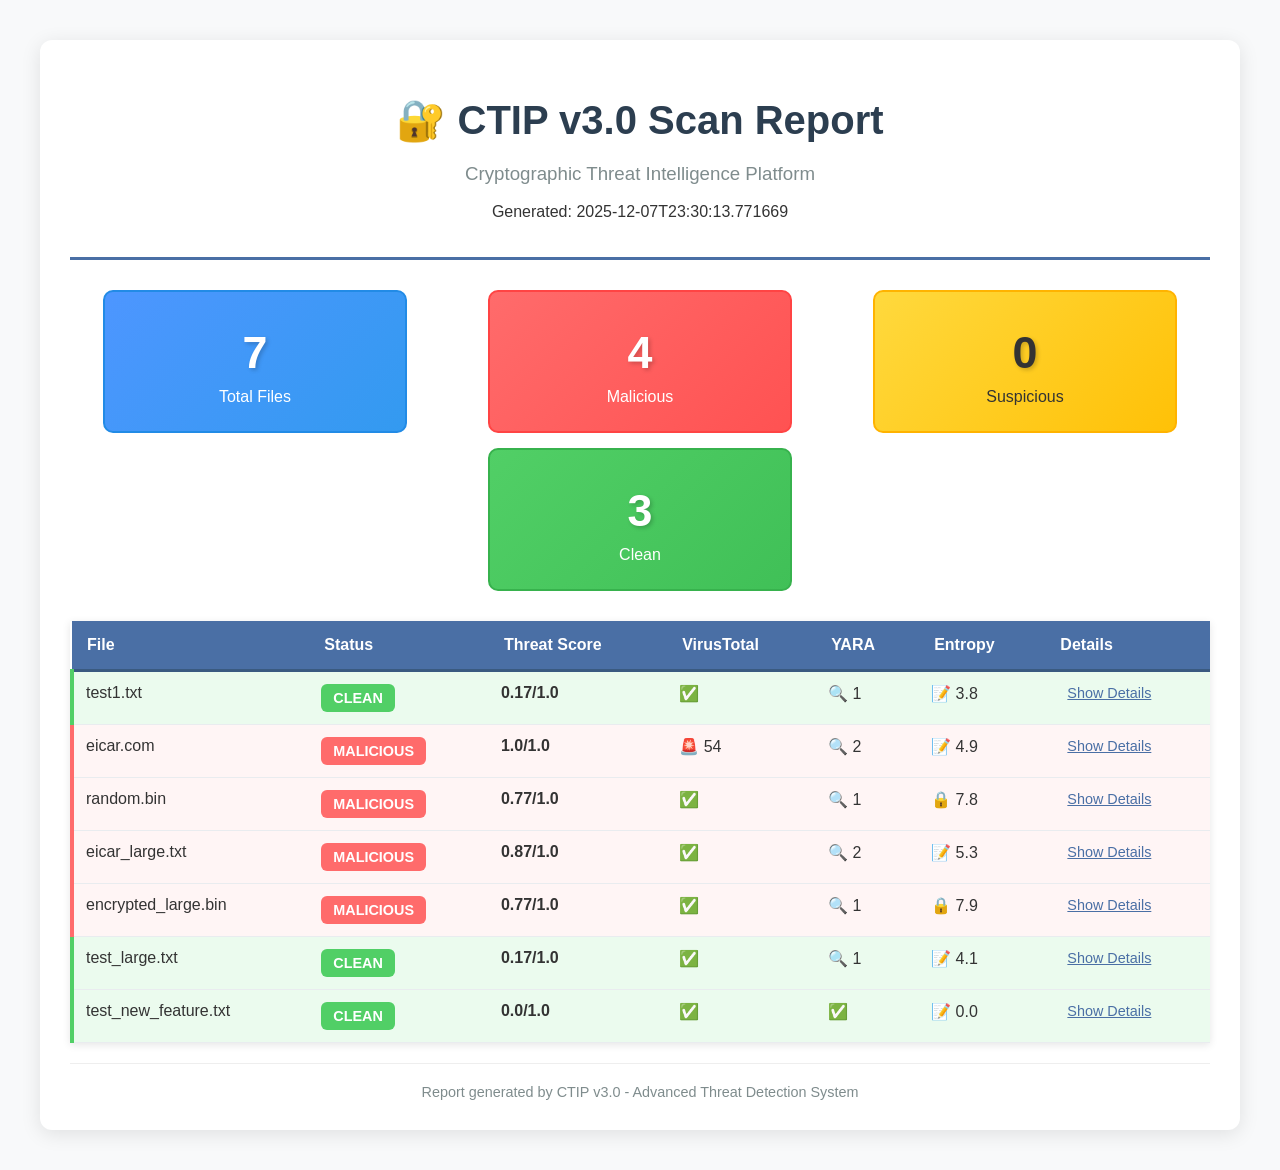
<file: outputs/report.html>
<!DOCTYPE html>
<html>
<head>
    <meta charset="UTF-8">
    <title>CTIP v3.0 Scan Report</title>
    <style>
        body { 
            font-family: 'Segoe UI', Arial, sans-serif; 
            margin: 40px; 
            background: #f8f9fa; 
            color: #333;
        }
        .container { 
            background: white; 
            padding: 30px; 
            border-radius: 12px; 
            box-shadow: 0 4px 20px rgba(0,0,0,0.1);
            max-width: 1200px;
            margin: 0 auto;
        }
        .header { 
            text-align: center; 
            margin-bottom: 30px; 
            border-bottom: 3px solid #4a6fa5; 
            padding-bottom: 20px; 
        }
        .header h1 { 
            color: #2c3e50; 
            margin-bottom: 10px;
            font-size: 2.5em;
        }
        .header h3 { 
            color: #7f8c8d; 
            font-weight: normal;
        }
        .summary { 
            display: flex; 
            justify-content: space-around; 
            margin: 30px 0; 
            flex-wrap: wrap;
            gap: 15px;
        }
        .summary-box { 
            text-align: center; 
            padding: 25px; 
            border-radius: 10px; 
            width: 22%; 
            min-width: 200px;
            transition: transform 0.3s ease;
        }
        .summary-box:hover { 
            transform: translateY(-5px);
        }
        .malicious-box { 
            background: linear-gradient(135deg, #ff6b6b, #ff5252); 
            border: 2px solid #ff4444; 
            color: white;
        }
        .suspicious-box { 
            background: linear-gradient(135deg, #ffd93d, #ffc107); 
            border: 2px solid #ffb300; 
            color: #333;
        }
        .clean-box { 
            background: linear-gradient(135deg, #51cf66, #40c057); 
            border: 2px solid #37b24d; 
            color: white;
        }
        .total-box { 
            background: linear-gradient(135deg, #4d96ff, #339af0); 
            border: 2px solid #228be6; 
            color: white;
        }
        .summary-number { 
            font-size: 2.8em; 
            font-weight: bold; 
            margin: 10px 0; 
            text-shadow: 2px 2px 4px rgba(0,0,0,0.2);
        }
        .file-table { 
            width: 100%; 
            border-collapse: collapse; 
            margin-top: 30px;
            box-shadow: 0 2px 8px rgba(0,0,0,0.1);
        }
        .file-table th { 
            background: #4a6fa5; 
            color: white;
            padding: 15px; 
            text-align: left; 
            border-bottom: 3px solid #3a5a80;
            font-weight: 600;
        }
        .file-table td { 
            padding: 12px; 
            border-bottom: 1px solid #e9ecef; 
            vertical-align: top;
        }
        .malicious-row { 
            background: #fff5f5; 
            border-left: 4px solid #ff6b6b;
        }
        .suspicious-row { 
            background: #fff9db; 
            border-left: 4px solid #ffd93d;
        }
        .clean-row { 
            background: #ebfbee; 
            border-left: 4px solid #51cf66;
        }
        .status { 
            padding: 6px 12px; 
            border-radius: 6px; 
            font-weight: bold; 
            font-size: 0.9em;
            display: inline-block;
        }
        .status-malicious { 
            background: #ff6b6b; 
            color: white;
        }
        .status-suspicious { 
            background: #ffd93d; 
            color: #333;
        }
        .status-clean { 
            background: #51cf66; 
            color: white;
        }
        .details-toggle {
            cursor: pointer;
            color: #4a6fa5;
            font-size: 0.9em;
            margin-left: 10px;
            text-decoration: underline;
        }
        .details-toggle:hover {
            color: #2c4a70;
        }
        .details-content {
            display: none;
            padding: 10px;
            background: #f8f9fa;
            border-radius: 5px;
            margin-top: 5px;
            font-size: 0.85em;
        }
        .timestamp { 
            color: #7f8c8d; 
            font-size: 0.9em; 
            margin-top: 20px;
            text-align: center;
            border-top: 1px solid #eee;
            padding-top: 20px;
        }
        @media (max-width: 768px) {
            .summary-box { width: 100%; }
            body { margin: 20px; }
        }
    </style>
</head>
<body>
    <div class="container">
        <div class="header">
            <h1>🔐 CTIP v3.0 Scan Report</h1>
            <h3>Cryptographic Threat Intelligence Platform</h3>
            <p>Generated: 2025-12-07T23:30:13.771669</p>
        </div>
        
        <div class="summary">
            <div class="summary-box total-box">
                <div class="summary-number">7</div>
                <div>Total Files</div>
            </div>
            <div class="summary-box malicious-box">
                <div class="summary-number">4</div>
                <div>Malicious</div>
            </div>
            <div class="summary-box suspicious-box">
                <div class="summary-number">0</div>
                <div>Suspicious</div>
            </div>
            <div class="summary-box clean-box">
                <div class="summary-number">3</div>
                <div>Clean</div>
            </div>
        </div>
        
        <table class="file-table">
            <thead>
                <tr>
                    <th>File</th>
                    <th>Status</th>
                    <th>Threat Score</th>
                    <th>VirusTotal</th>
                    <th>YARA</th>
                    <th>Entropy</th>
                    <th>Details</th>
                </tr>
            </thead>
            <tbody>
                
            <tr class="clean-row">
                <td>test1.txt</td>
                <td><span class="status status-clean">CLEAN</span></td>
                <td><strong>0.17/1.0</strong></td>
                <td>✅</td>
                <td>🔍 1</td>
                <td>📝 3.8</td>
                <td>
                    <span onclick="toggleDetails('details-0')" class="details-toggle">Show Details</span>
                    <div id="details-0" class="details-content">
                        <strong>Indicators:</strong><br>
                        <ul style='margin:5px 0; padding-left:20px;'><li style='margin:3px 0;'>Signature: 1 medium severity rule(s) matched</li></ul>
                    </div>
                </td>
            </tr>
            
            <tr class="malicious-row">
                <td>eicar.com</td>
                <td><span class="status status-malicious">MALICIOUS</span></td>
                <td><strong>1.0/1.0</strong></td>
                <td>🚨 54</td>
                <td>🔍 2</td>
                <td>📝 4.9</td>
                <td>
                    <span onclick="toggleDetails('details-1')" class="details-toggle">Show Details</span>
                    <div id="details-1" class="details-content">
                        <strong>Indicators:</strong><br>
                        <ul style='margin:5px 0; padding-left:20px;'><li style='margin:3px 0;'>VirusTotal: 54 engines detected as malicious</li><li style='margin:3px 0;'>Signature: 1 high severity rule(s): eicar</li><li style='margin:3px 0;'>Signature: 1 medium severity rule(s) matched</li></ul>
                    </div>
                </td>
            </tr>
            
            <tr class="malicious-row">
                <td>random.bin</td>
                <td><span class="status status-malicious">MALICIOUS</span></td>
                <td><strong>0.77/1.0</strong></td>
                <td>✅</td>
                <td>🔍 1</td>
                <td>🔒 7.8</td>
                <td>
                    <span onclick="toggleDetails('details-2')" class="details-toggle">Show Details</span>
                    <div id="details-2" class="details-content">
                        <strong>Indicators:</strong><br>
                        <ul style='margin:5px 0; padding-left:20px;'><li style='margin:3px 0;'>Signature: 1 medium severity rule(s) matched</li><li style='margin:3px 0;'>Behavior: High entropy (7.83) - possible encryption detected</li></ul>
                    </div>
                </td>
            </tr>
            
            <tr class="malicious-row">
                <td>eicar_large.txt</td>
                <td><span class="status status-malicious">MALICIOUS</span></td>
                <td><strong>0.87/1.0</strong></td>
                <td>✅</td>
                <td>🔍 2</td>
                <td>📝 5.3</td>
                <td>
                    <span onclick="toggleDetails('details-3')" class="details-toggle">Show Details</span>
                    <div id="details-3" class="details-content">
                        <strong>Indicators:</strong><br>
                        <ul style='margin:5px 0; padding-left:20px;'><li style='margin:3px 0;'>Signature: 1 high severity rule(s): eicar</li><li style='margin:3px 0;'>Signature: 1 medium severity rule(s) matched</li></ul>
                    </div>
                </td>
            </tr>
            
            <tr class="malicious-row">
                <td>encrypted_large.bin</td>
                <td><span class="status status-malicious">MALICIOUS</span></td>
                <td><strong>0.77/1.0</strong></td>
                <td>✅</td>
                <td>🔍 1</td>
                <td>🔒 7.9</td>
                <td>
                    <span onclick="toggleDetails('details-4')" class="details-toggle">Show Details</span>
                    <div id="details-4" class="details-content">
                        <strong>Indicators:</strong><br>
                        <ul style='margin:5px 0; padding-left:20px;'><li style='margin:3px 0;'>Signature: 1 medium severity rule(s) matched</li><li style='margin:3px 0;'>Behavior: High entropy (7.92) - possible encryption detected</li></ul>
                    </div>
                </td>
            </tr>
            
            <tr class="clean-row">
                <td>test_large.txt</td>
                <td><span class="status status-clean">CLEAN</span></td>
                <td><strong>0.17/1.0</strong></td>
                <td>✅</td>
                <td>🔍 1</td>
                <td>📝 4.1</td>
                <td>
                    <span onclick="toggleDetails('details-5')" class="details-toggle">Show Details</span>
                    <div id="details-5" class="details-content">
                        <strong>Indicators:</strong><br>
                        <ul style='margin:5px 0; padding-left:20px;'><li style='margin:3px 0;'>Signature: 1 medium severity rule(s) matched</li></ul>
                    </div>
                </td>
            </tr>
            
            <tr class="clean-row">
                <td>test_new_feature.txt</td>
                <td><span class="status status-clean">CLEAN</span></td>
                <td><strong>0.0/1.0</strong></td>
                <td>✅</td>
                <td>✅</td>
                <td>📝 0.0</td>
                <td>
                    <span onclick="toggleDetails('details-6')" class="details-toggle">Show Details</span>
                    <div id="details-6" class="details-content">
                        <strong>Indicators:</strong><br>
                        No indicators
                    </div>
                </td>
            </tr>
            
            </tbody>
        </table>
        
        <div class="timestamp">
            Report generated by CTIP v3.0 - Advanced Threat Detection System
        </div>
    </div>
    
    <script>
        function toggleDetails(id) {
            var element = document.getElementById(id);
            if (element.style.display === "block") {
                element.style.display = "none";
            } else {
                element.style.display = "block";
            }
        }
    </script>
</body>
</html>
</file>
